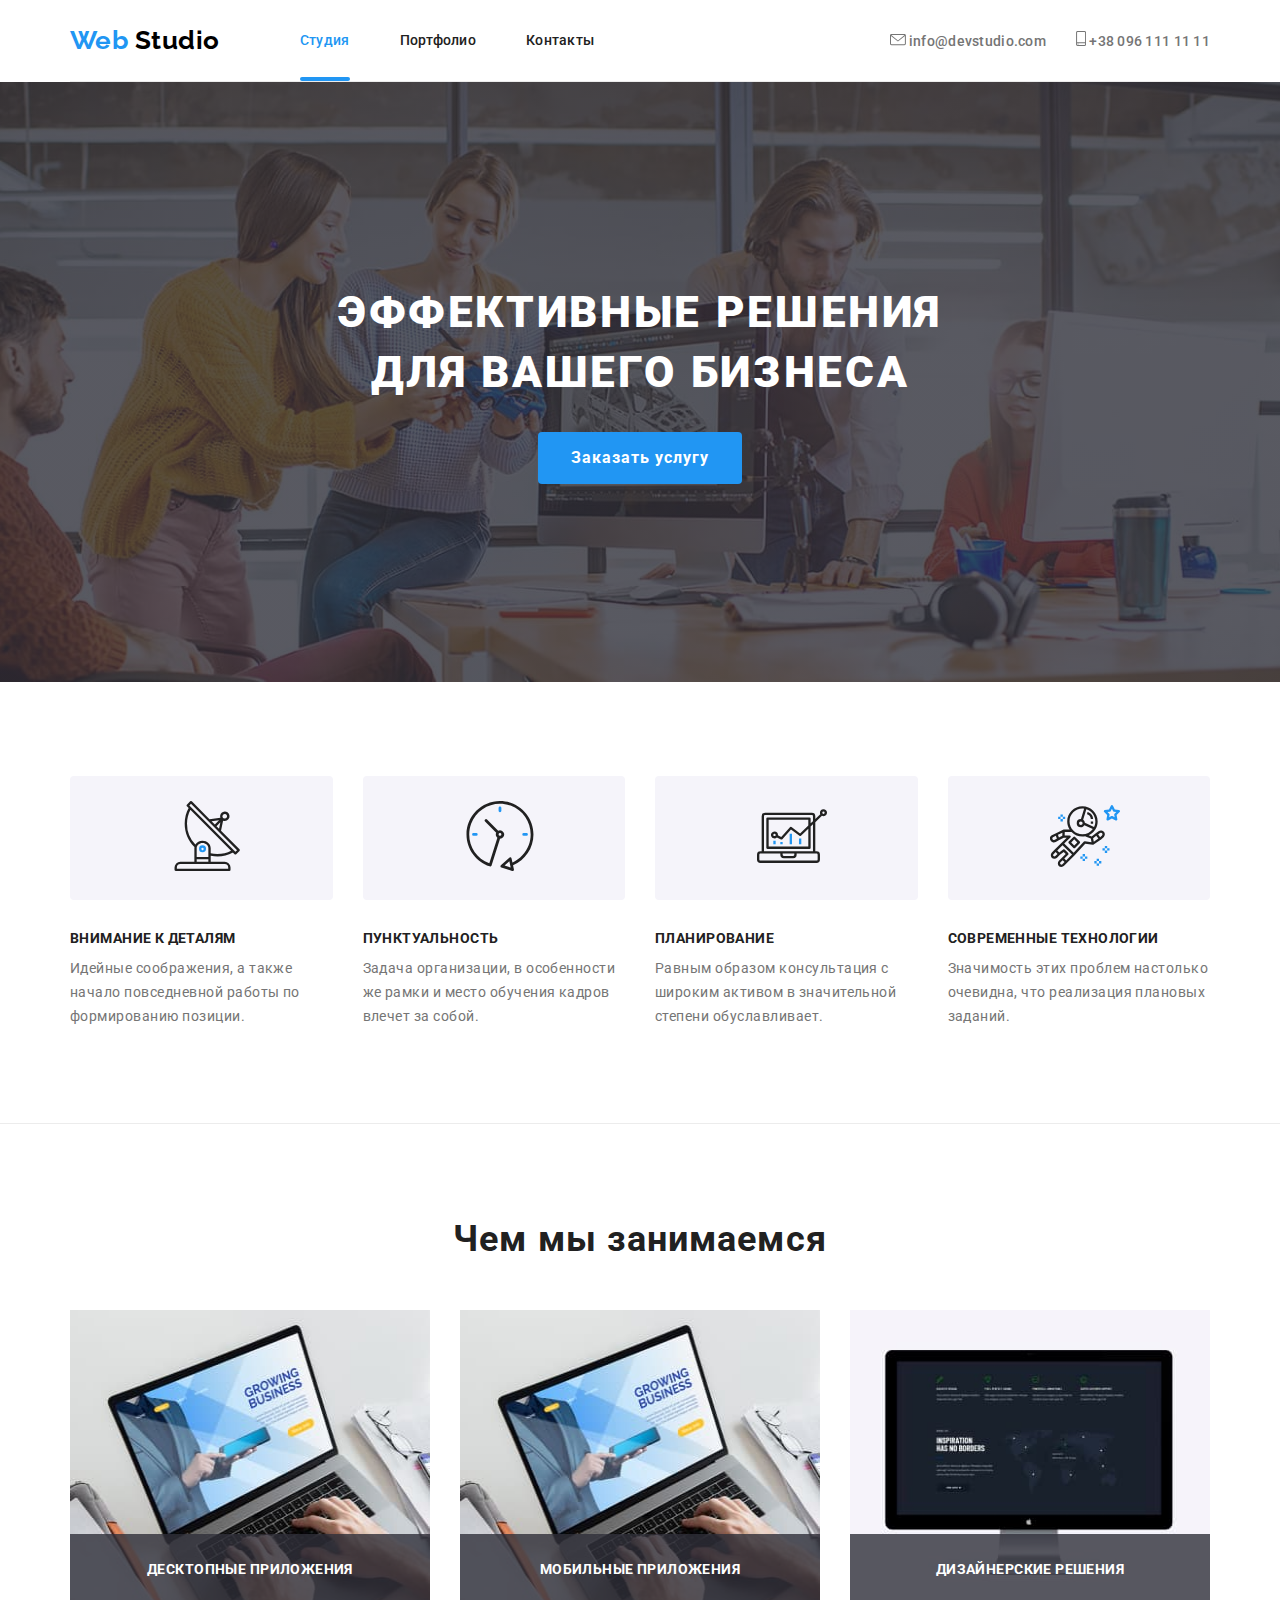
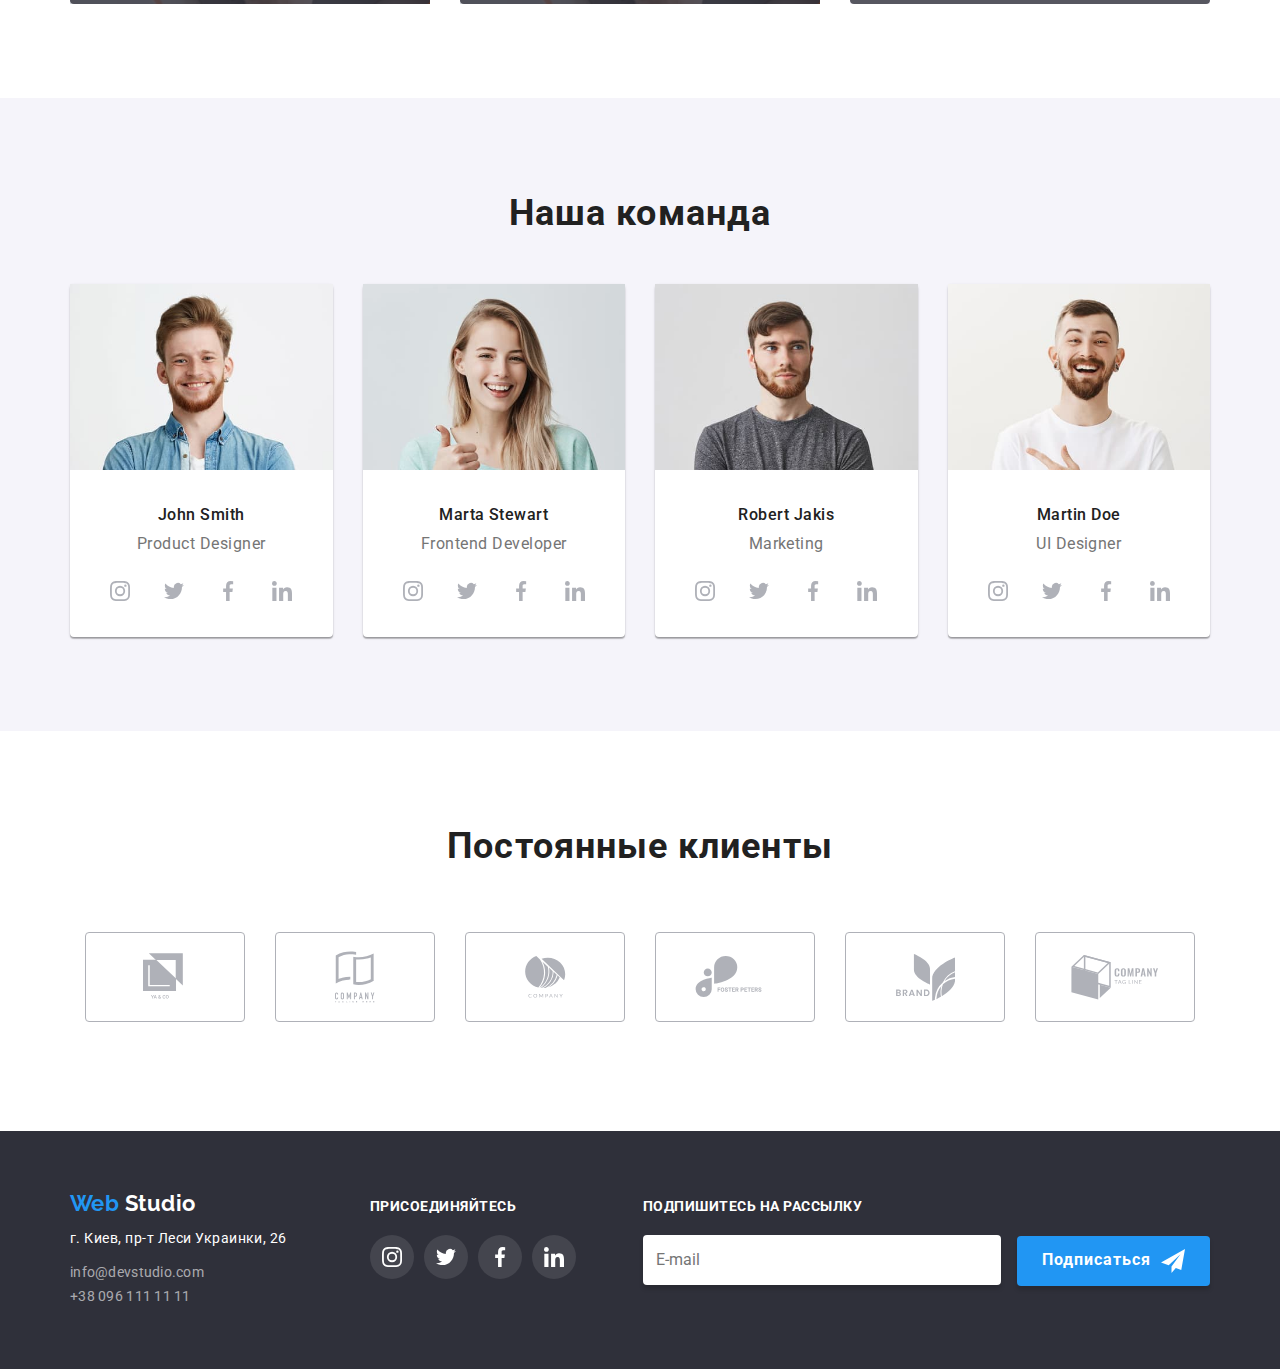
<file: index.html>
<!DOCTYPE html>
<html lang="ru">
  <head>
    <meta charset="UTF-8" />
    <meta name="viewport" content="width=device-width, initial-scale=1.0" />
    <title>Web Studio</title>
    <link href="https://fonts.googleapis.com/css2?family=Raleway:wght@700&family=Roboto:wght@400;500;700;900&display=swap"
      rel="stylesheet">
    <link rel="stylesheet" href="https://cdnjs.cloudflare.com/ajax/libs/modern-normalize/0.6.0/modern-normalize.min.css">
    <!-- <link rel="stylesheet" href="./css/styles.css"/> -->
    <link rel="stylesheet" href="./css/main.min.css">
  </head>
  <body>
<!-- ШАПКА -->

    <header class="page-header">
      <div class="container">
        <div class="main-header">

          <nav class="main-nav">
            <a href="./index.html" class="logo-header">Web<span class="color"> Studio</span></a>

            <!-- <ul class="site-nav">
              <li class="nav-item"><a href="" class="link current">Студия</a></li>
              <li class="nav-item"><a href="./portfolio.html" class="link">Портфолио</a></li>
              <li class="nav-item"><a href="" class="link">Контакты</a></li>
            </ul> -->

            <button type="button"
            class="menu-button"
            aria-expanded="false"
            aria-controls="menu-container"
            data-menu-button
            >
              <svg width='40' height='40' aria-label="Переключатель мобильного меню">
                <use class="icon-close" href="./img/sprite.svg#icon-close"></use>
                <use class="icon-menu" href="./img/sprite.svg#icon-menu"></use>
              </svg>
            </button>

            <div class="menu-container" id="menu-container" data-menu>
              <div class="navigation">
                <ul class="site-nav">
                  <li class="nav-item"><a href="" class="link current">Студия</a></li>
                  <li class="nav-item"><a href="./portfolio.html" class="link">Портфолио</a></li>
                  <li class="nav-item"><a href="" class="link">Контакты</a></li>
                </ul>
              </div>
              
              <div class="contacts">
                <address class="main-address">
                  <ul class="address-header">
                    <li class="address-item">
                      <a href="mailto:info@devstudio.com" class="header-link">
                        <svg class="icon-mailto" width="16" height="12">
                          <use href="./img/sprite.svg#icon-mailto"></use>
                        </svg>
                        info@devstudio.com
                      </a>
                    </li>
                
                    <li class="address-item">
                      <a href="tel:+380961111111" class="header-link">
                        <svg class="icon-phoneto" width="10" height="15">
                          <use href="./img/sprite.svg#icon-phoneto"></use>
                        </svg>
                        +38 096 111 11 11
                      </a>
                    </li>
                  </ul>
                </address>
              </div>
            </div>

          </nav>
    
      <!-- <address class="main-address">
        <ul class="address-header">
          <li class="address-item">
              <a href="mailto:info@devstudio.com" class="header-link">
                <svg class="icon-mailto" width="16" height="12">
                  <use href="./img/sprite.svg#icon-mailto"></use>
                </svg>
                info@devstudio.com
              </a>           
          </li>

          <li class="address-item">
            <a href="tel:+380961111111" class="header-link">
              <svg class="icon-phoneto" width="10" height="15">
                <use href="./img/sprite.svg#icon-phoneto"></use>
              </svg>
              +38 096 111 11 11
            </a>
          </li>
        </ul>
      </address> -->

        </div>
      </div>
    </header>

<!-- ОСНОВНОЙ КОНТЕНТ -->
    <main>

<!-- hero -->
<section class="hero">
    <div class="overlay">
      <div class="container">
          <h1 class="hero-title">эффективные решения для вашего бизнеса</h1>
          <a class="hero-content button" data-modal-open>Заказать услугу</a>
      </div>
    </div>
</section>
    
<!-- Наши преимущества -->

      <section class="section features">
      <div class="container">
        <h2 class="section-title visually-hidden">Наши преимущества</h2>
        <ul class="features-list">
          <li class="features-item icon-concentration">
            <div class="rect">
              <svg class="icon-rect">
                <use href="./img/sprite.svg#icon-radar"></use>
              </svg>
            </div>
            <!-- <img src="./img/rectangle/antena.svg" alt="Радар" class="features-img"/> -->
            <h3 class="features-title">Внимание к деталям</h3>
            <p class="features-text">
              Идейные соображения, а также начало повседневной работы по
              формированию позиции.
            </p>
          </li>
          <li class="features-item icon-timing">
            <div class="rect">
              <svg class="icon-rect">
                <use href="./img/sprite.svg#icon-clock"></use>
              </svg>
            </div>
            <!-- <img src="./img/rectangle/clock.svg" alt="Часы" class="features-img"/> -->
            <h3 class="features-title">Пунктуальность</h3>
            <p class="features-text">
              Задача организации, в особенности же рамки и место обучения кадров
              влечет за собой.
            </p>
          </li>
          <li class="features-item icon-planning">
            <div class="rect">
              <svg class="icon-rect">
                <use href="./img/sprite.svg#icon-diagram"></use>
              </svg>
            </div>
            <!-- <img src="./img/rectangle/diagram.svg" alt="Диаграмма" class="features-img"/> -->
            <h3 class="features-title">Планирование</h3>
            <p class="features-text">
              Равным образом консультация с широким активом в значительной
              степени обуславливает.
            </p>
          </li>
          <li class="features-item icon-technologies">
            <div class="rect">
              <svg class="icon-rect">
                <use href="./img/sprite.svg#icon-astronaut"></use>
              </svg>
            </div>
            <!-- <img src="./img/rectangle/astronaut.svg" alt="Астронавт" class="features-img"/> -->
            <h3 class="features-title">Современные технологии</h3>
            <p class="features-text">
              Значимость этих проблем настолько очевидна, что реализация
              плановых заданий.
            </p>
          </li>
        </ul>
      </div>
      </section>


<!-- Чем занимаемся -->
      
      <!-- <div class="container"> -->
        <section class="section works">
        <div class="container">
        <h2 class="section-title">Чем мы занимаемся</h2>
        <ul class="works-list">
          <li class="works-item">
            <div class="works-thumb">
              <img
                srcset="./img/what-we-do/1-370.jpg 1x, ./img/what-we-do/1-740.jpg 2x"
                src="./img/what-we-do/1-370.jpg"
                alt="Десктопы"
                width="360"
                class="works-img"
              />
              <h3 class="works-text">Десктопные приложения</h3>
            </div>
          </li>

          <li class="works-item">
            <div class="works-thumb">
              <img
                srcset="./img/what-we-do/1-370.jpg 1x, ./img/what-we-do/1-740.jpg 2x"
                src="./img/what-we-do/2-370.jpg"
                alt="Мобильные устройства"
                width="360"
                class="works-img"
              />
              <h3 class="works-text">Мобильные приложения</h3>
          </div>
          </li>

          <li class="works-item">
            <div class="works-thumb">
              <img
                srcset="./img/what-we-do/3-370.jpg 1x, ./img/what-we-do/3-740.jpg 2x"
                src="./img/what-we-do/3-370.jpg"
                alt="Дизайн"
                width="360"
                class="works-img"
              />
              <h3 class="works-text">Дизайнерские решения</h3>
            </div>
          </li>
        </ul>
      <!-- </div> -->
      </div>
      </section>
      

    <!-- Команда -->
      
      <section class="section team">
      <div class="container">
        <h2 class="section-title">Наша команда</h2>
        <ul class="team-list">
<!-- Джон -->
          <li class="team-item">
            <img 
              srcset="./img/team/1-450.jpg 1x, ./img/team/1-900.jpg 2x"
              src="./img/team/1-450.jpg" alt="фото Джон" width="450" class="team-photo"
            />

            <h3 class="team-title">John Smith</h3>
            <p class="team-text">Product Designer</p>
            <ul class="socials">
              <li class="socials-item">
                <a href="" aria-label="Ссылка на Instagram" class="socials-link">
                  <!-- <img src="./img/team-socials/Ellipse.svg" alt="инстаграм" class="socials-img"/> -->
                    <svg class="icon-socials">
                      <use href="./img/sprite.svg#icon-instagram"></use>
                    </svg>
                </a>
              </li>

              <li class="socials-item">
                <a href="" aria-label="Ссылка на Twitter" class="socials-link">
                  <!-- <img src="./img/team-socials/Ellipse.svg" alt="твиттер" class="socials-img"/> -->
                  <svg class="icon-socials">
                    <use href="./img/sprite.svg#icon-twitter"></use>
                  </svg>
                </a>
              </li>
              <li class="socials-item">
                <a href="" aria-label="Ссылка на Facebook" class="socials-link">
                  <!-- <img src="./img/team-socials/Ellipse.svg" alt="фейсбук" class="socials-img"/> -->
                  <svg class="icon-socials">
                    <use href="./img/sprite.svg#icon-facebook"></use>
                  </svg>
                </a>
              </li>
              <li class="socials-item">
                <a href="" aria-label="Ссылка на Linkedin" class="socials-link">
                  <!-- <img src="./img/team-socials/Ellipse.svg" alt="линкедин" class="socials-img"/> -->
                  <svg class="icon-socials">
                    <use href="./img/sprite.svg#icon-linkedin"></use>
                  </svg>
                </a>
              </li>
            </ul>
          </li>
<!-- Марта -->
          <li class="team-item">
            <img
              srcset="./img/team/2-450.jpg 1x, ./img/team/2-900.jpg 2x"
              src="./img/team/2-450.jpg" alt="фото Марта" width="450" class="team-photo"/>

            <h3 class="team-title">Marta Stewart</h3>
            <p class="team-text">Frontend Developer</p>
            <ul class="socials">
              <li class="socials-item">
                <a href="" aria-label="Ссылка на Instagram" class="socials-link">
                  <!-- <img src="./img/team-socials/Ellipse.svg" alt="инстаграм" class="socials-img"/> -->
                  <svg class="icon-socials">
                    <use href="./img/sprite.svg#icon-instagram"></use>
                  </svg>
                </a>
              </li>
            
              <li class="socials-item">
                <a href="" aria-label="Ссылка на Twitter" class="socials-link">
                  <!-- <img src="./img/team-socials/Ellipse.svg" alt="твиттер" class="socials-img"/> -->
                  <svg class="icon-socials">
                    <use href="./img/sprite.svg#icon-twitter"></use>
                  </svg>
                </a>
              </li>
              <li class="socials-item">
                <a href="" aria-label="Ссылка на Facebook" class="socials-link">
                  <!-- <img src="./img/team-socials/Ellipse.svg" alt="фейсбук" class="socials-img"/> -->
                  <svg class="icon-socials">
                    <use href="./img/sprite.svg#icon-facebook"></use>
                  </svg>
                </a>
              </li>
              <li class="socials-item">
                <a href="" aria-label="Ссылка на Linkedin" class="socials-link">
                  <!-- <img src="./img/team-socials/Ellipse.svg" alt="линкедин" class="socials-img"/> -->
                  <svg class="icon-socials">
                    <use href="./img/sprite.svg#icon-linkedin"></use>
                  </svg>
                </a>
              </li>
            </ul>
            </li>
<!-- Роберт -->
          <li class="team-item">
            <img
              srcset="./img/team/3-450.jpg 1x, ./img/team/3-900.jpg 2x"
              src="./img/team/3.jpg" alt="фото Роберт" width="450" class="team-photo"
            />

            <h3 class="team-title">Robert Jakis</h3>
            <p class="team-text">Marketing</p>
            <ul class="socials">
              <li class="socials-item">
                <a href="" aria-label="Ссылка на Instagram" class="socials-link">
                  <!-- <img src="./img/team-socials/Ellipse.svg" alt="инстаграм" class="socials-img"/> -->
                  <svg class="icon-socials">
                    <use href="./img/sprite.svg#icon-instagram"></use>
                  </svg>
                </a>
              </li>
            
              <li class="socials-item">
                <a href="" aria-label="Ссылка на Twitter" class="socials-link">
                  <!-- <img src="./img/team-socials/Ellipse.svg" alt="твиттер" class="socials-img"/> -->
                  <svg class="icon-socials">
                    <use href="./img/sprite.svg#icon-twitter"></use>
                  </svg>
                </a>
              </li>
              <li class="socials-item">
                <a href="" aria-label="Ссылка на Facebook" class="socials-link">
                  <!-- <img src="./img/team-socials/Ellipse.svg" alt="фейсбук" class="socials-img"/> -->
                  <svg class="icon-socials">
                    <use href="./img/sprite.svg#icon-facebook"></use>
                  </svg>
                </a>
              </li>
              <li class="socials-item">
                <a href="" aria-label="Ссылка на Linkedin" class="socials-link">
                  <!-- <img src="./img/team-socials/Ellipse.svg" alt="линкедин" class="socials-img"/> -->
                  <svg class="icon-socials">
                    <use href="./img/sprite.svg#icon-linkedin"></use>
                  </svg>
                </a>
              </li>
            </ul>
          </li>
<!-- Мартин -->
          <li class="team-item">
            <img
            srcset="./img/team/4-450.jpg 1x, ./img/team/4-900.jpg 2x"
            src="./img/team/4.jpg" alt="Мартин" width="450"class="team-photo"/>

            <h3 class="team-title">Martin Doe</h3>
            <p class="team-text">UI Designer</p>
            <ul class="socials">
              <li class="socials-item">
                <a href="" aria-label="Ссылка на Instagram" class="socials-link">
                  <!-- <img src="./img/team-socials/Ellipse.svg" alt="инстаграм" class="socials-img"/> -->
                  <svg class="icon-socials">
                    <use href="./img/sprite.svg#icon-instagram"></use>
                  </svg>
                </a>
              </li>
            
              <li class="socials-item">
                <a href="" aria-label="Ссылка на Twitter" class="socials-link">
                  <!-- <img src="./img/team-socials/Ellipse.svg" alt="твиттер" class="socials-img"/> -->
                  <svg class="icon-socials">
                    <use href="./img/sprite.svg#icon-twitter"></use>
                  </svg>
                </a>
              </li>
              <li class="socials-item">
                <a href="" aria-label="Ссылка на Facebook" class="socials-link">
                  <!-- <img src="./img/team-socials/Ellipse.svg" alt="фейсбук" class="socials-img"/> -->
                  <svg class="icon-socials">
                    <use href="./img/sprite.svg#icon-facebook"></use>
                  </svg>
                </a>
              </li>
              <li class="socials-item">
                <a href="" aria-label="Ссылка на Linkedin" class="socials-link">
                  <!-- <img src="./img/team-socials/Ellipse.svg" alt="линкедин" class="socials-img"/> -->
                  <svg class="icon-socials">
                    <use href="./img/sprite.svg#icon-linkedin"></use>
                  </svg>
                </a>
              </li>
            </ul>
          </li>
        </ul>
      </div>
      </section>
      

    <!-- Клиенты -->
      <section class="section clients">
      <div class="container">
        <h2 class="section-title">Постоянные клиенты</h2>
        <ul class="clients-list">
          <li class="clients-item">
            <a href="" aria-label="Клиент-1" class="clients-link">
              
              <svg class="icon-clients" width='44' height='49'>
                <use href="./img/sprite.svg#icon-company-1"></use>
              </svg>
            </a>
          </li>
          <li class="clients-item">
            <a href="" aria-label="Клиент-2" class="clients-link">
              
              <svg class="icon-clients" width='40' height='52' >
                <use href="./img/sprite.svg#icon-company-2"></use>
              </svg>
            </a>
          </li>
          <li class="clients-item">
            <a href="" aria-label="Клиент-3" class="clients-link">
              
              <svg class="icon-clients" width='41' height='42'>
                <use href="./img/sprite.svg#icon-company-3"></use>
              </svg>
            </a>
          </li>
          <li class="clients-item">
            <a href="" aria-label="Клиент-4" class="clients-link">
              
              <svg class="icon-clients" width='80' height='42'>
                <use href="./img/sprite.svg#icon-company-4"></use>
              </svg>
            </a>
          </li>
          <li class="clients-item">
            <a href="" aria-label="Клиент-5" class="clients-link">
              
              <svg class="icon-clients" width='59' height='47'>
                <use href="./img/sprite.svg#icon-company-5"></use>
              </svg>
            </a>
          </li>
          <li class="clients-item">
            <a href="" aria-label="Клиент-6" class="clients-link">
              
              <svg class="icon-clients" width='88' height='45'>
                <use href="./img/sprite.svg#icon-company-6"></use>
              </svg>
            </a>
          </li>
        </ul>
      </div>
      </section>
    
    </main>

<!-- ПОДВАЛ -->
  <footer class="page-footer">
    <div class="container">
      <div class="main-footer">
        
        <div class="bbb">
          <div class="aaa">
            <!-- Контакты -->
            <section class="footer-section">
      
              <h2 class="title visually-hidden">Контакты</h2>
              <a href="./index.html" class="logo-footer">Web<span class="color"> Studio</span></a>
      
              <address class="sec-address">
                <p class="text">г. Киев, пр-т Леси Украинки, 26</p>
                <ul class="address-footer">
                  <li>
                    <a href="mailto:info@devstudio.com" class="footer-link">info@devstudio.com</a>
                  </li>
                  <li>
                    <a href="tel:+380961111111" class="footer-link">+38 096 111 11 11</a>
                  </li>
                </ul>
              </address>
            </section>
      
            <!-- Социальные медиа -->
            <section class="socials media">
      
              <h2 class="socials-title">присоединяйтесь</h2>
              <ul class="media-list">
                <li class="media-item">
                  <a href="" aria-label="Ссылка на Facebook" class="media-link">
                    <!-- <img src="./img/team-socials/Ellipse.svg" alt=""> -->
                    <svg class="icon-media">
                      <use href="./img/sprite.svg#icon-instagram"></use>
                    </svg>
                  </a>
                </li>
                <li class="media-item">
                  <a href="" aria-label="Ссылка на Instagram" class="media-link">
                    <!-- <img src="./img/team-socials/Ellipse.svg" alt=""> -->
                    <svg class="icon-media">
                      <use href="./img/sprite.svg#icon-twitter"></use>
                    </svg>
                  </a>
                </li>
                <li class="media-item">
                  <a href="" aria-label="Ссылка на Twitter" class="media-link">
                    <!-- <img src="./img/team-socials/Ellipse.svg" alt=""> -->
                    <svg class="icon-media">
                      <use href="./img/sprite.svg#icon-facebook"></use>
                    </svg>
                  </a>
                </li>
                <li class="media-item">
                  <a href="" aria-label="Ссылка на Linkedin" class="media-link">
                    <!-- <img src="./img/team-socials/Ellipse.svg" alt=""> -->
                    <svg class="icon-media">
                      <use href="./img/sprite.svg#icon-linkedin"></use>
                    </svg>
                  </a>
                </li>
              </ul>
            </section>
          </div>

          <!-- Форма подписки -->
          <section class="form-subscribe">
            <h2 class="socials-title">подпишитесь на рассылку</h2>
            <div class="">
              <form class="js-speaker-form subscribe">
                <!-- <label for="mail">Почта</label> -->
                <input type="email" name="mail" id="mail" placeholder="E-mail" class="subscribe-item" />
                <button type="submit" class="subscribe-btn">
                  Подписаться
                  <svg class="subscribe-icon">
                    <use href="./img/sprite.svg#icon-send"></use>
                  </svg>
                </button>
              </form>
            </div>
          
          </section>
        </div>

      </div>

      
    </div>
  </footer>

    <!-- Мадальное окно формы -->
    <div class="backdrop is-hidden" data-modal>
      <form class="modal">
        <b class="modal-title">Оставьте свои данные, мы вам перезвоним</b>
    
        <label class="modal-field">
          <input type="text" class="modal-input" name="name" placeholder=" ">
          <span class="modal-label">Имя</span>
          <svg class="icon-modal" width='18' height='18'>
            <use href="./img/sprite.svg#icon-form-name"></use>
          </svg>
        </label>
    
        <label class="modal-field">
          <input type="tel" class="modal-input" name="telephone" placeholder=" ">
          <span class="modal-label">Телефон</span>
          <svg class="icon-modal" width='18' height='18'>
            <use href="./img/sprite.svg#icon-form-tel"></use>
          </svg>
        </label>
    
        <label class="modal-field">
          <input type="email" class="modal-input" name="mail" placeholder=" ">
          <span class="modal-label">Почта</span>
          <svg class="icon-modal" width='18' height='18'>
            <use href="./img/sprite.svg#icon-form-mail"></use>
          </svg>
        </label>
    
        <label class="modal-field">
          <textarea name="comment" rows="5" class="modal-comment" placeholder=" "></textarea>
          <span class="comment-label">Комментарий</span>
        </label>
    
        <label class="modal-field checkbox-label">
          <input type="checkbox" name="policy" class="modal-policy">
          <span class="icon-checkbox"></span>
          <span class="policy-text">
            Соглашаюсь с рассылкой и принимаю
            <a href="" class="policy-link">Условия договора</a>
          </span>
        </label>
    
        <button type="submit" class="modal-submit">
          Подписаться
        </button>
    
        <button class="btn-close" data-modal-close>x</button>
      </form>
    
    </div>

<script src="./js/menu.js"></script>
<script src="./js/modal.js"></script>
  </body>
</html>
</file>
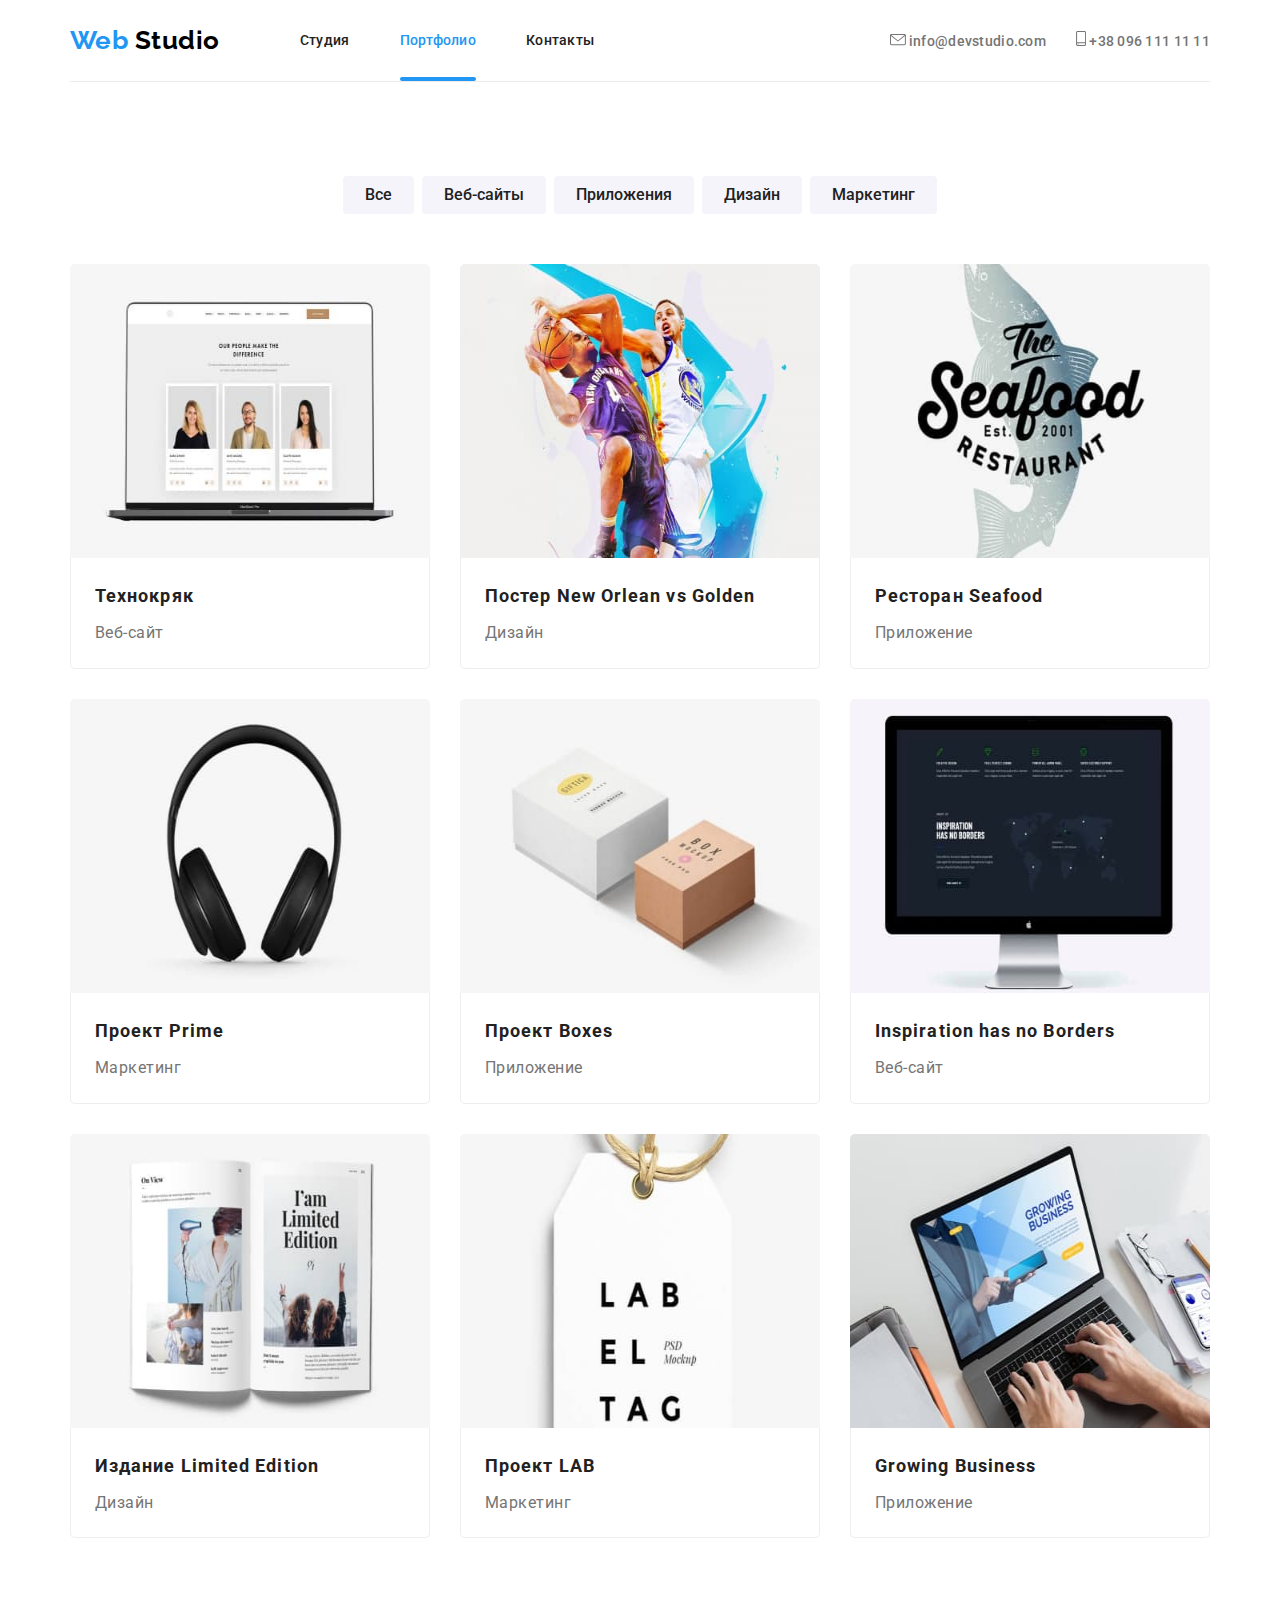
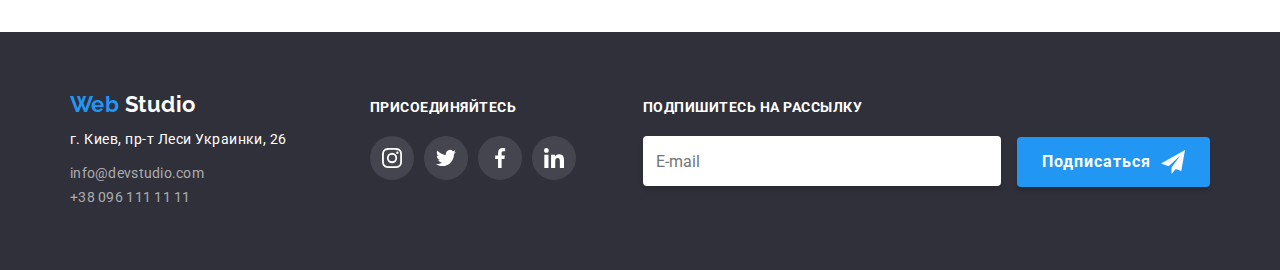
<file: portfolio.html>
<!DOCTYPE html>
<html lang="ru">
<head>
    <meta charset="UTF-8">
    <meta name="viewport" content="width=device-width, initial-scale=1.0">
    <title>Portfolio</title>
    <link href="https://fonts.googleapis.com/css2?family=Raleway:wght@700&family=Roboto:wght@400;500;700;900&display=swap"
        rel="stylesheet">
    <link rel="stylesheet" href="https://cdnjs.cloudflare.com/ajax/libs/modern-normalize/0.6.0/modern-normalize.min.css">
    <!-- <link rel="stylesheet" href="./css/styles.css"> -->
    <link rel="stylesheet" href="./css/portfolio.min.css">
</head>
<body>
    
    <!-- Шапка -->
    <header class="page-header">
        <div class="container">
            <div class="main-header">
    
                <nav class="main-nav">
                    <a href="./index.html" class="logo-header">Web<span class="color"> Studio</span></a>
    
                    <!-- <ul class="site-nav">
                        <li class="nav-item"><a href="./index.html" class="link">Студия</a></li>
                        <li class="nav-item"><a href="./portfolio.html" class="link current">Портфолио</a></li>
                        <li class="nav-item"><a href="" class="link">Контакты</a></li>
                    </ul> -->

                    <button type="button" class="menu-button" aria-expanded="false" aria-controls="menu-container" data-menu-button>
                        <svg width='40' height='40' aria-label="Переключатель мобильного меню">
                            <use class="icon-close" href="./img/sprite.svg#icon-close"></use>
                            <use class="icon-menu" href="./img/sprite.svg#icon-menu"></use>
                        </svg>
                    </button>
                    
                    <div class="menu-container" id="menu-container" data-menu>
                        <div class="navigation">
                            <ul class="site-nav">
                                <li class="nav-item"><a href="./index.html" class="link">Студия</a></li>
                                <li class="nav-item"><a href="./portfolio.html" class="link current">Портфолио</a></li>
                                <li class="nav-item"><a href="" class="link">Контакты</a></li>
                            </ul>
                        </div>

                        <div class="contacts">
                            <address class="main-address">
                                <ul class="address-header">
                                    <li class="address-item">
                                        <a href="mailto:info@devstudio.com" class="header-link">
                                            <svg class="icon-mailto" width="16" height="12">
                                                <use href="./img/sprite.svg#icon-mailto"></use>
                                            </svg>
                                            info@devstudio.com
                                        </a>
                                    </li>
                        
                                    <li class="address-item">
                                        <a href="tel:+380961111111" class="header-link">
                                            <svg class="icon-phoneto" width="10" height="15">
                                                <use href="./img/sprite.svg#icon-phoneto"></use>
                                            </svg>
                                            +38 096 111 11 11
                                        </a>
                                    </li>
                                </ul>
                            </address>
                        </div>
                    </div>
    
                </nav>
    
                <!-- <address class="main-address">
                    <ul class="address-header">
                        <li class="address-item">
                            <a href="mailto:info@devstudio.com" class="header-link">
                                <svg class="icon-mailto" width="16" height="12">
                                    <use href="./img/sprite.svg#icon-mailto"></use>
                                </svg>
                                info@devstudio.com
                            </a>
                        </li>
                
                        <li class="address-item">
                            <a href="tel:+380961111111" class="header-link">
                                <svg class="icon-phoneto" width="10" height="15">
                                    <use href="./img/sprite.svg#icon-phoneto"></use>
                                </svg>
                                +38 096 111 11 11
                            </a>
                        </li>
                    </ul>
                </address> -->
    
            </div>
        </div>
    </header>

<!-- Основное наполнение -->
<main>
    <section class="section products">
    <div class="container">
        <h1 class="portfolio-title visually-hidden">Наши продукты</h1>
                
                <ul class="portfolio-btns">
                    <li class="btns-item">
                        <button type="button" class="section-btn">Все</button>
                    </li>
                    <li class="btns-item">
                        <button type="button" class="section-btn">Веб-сайты</button>
                    </li>
                    <li class="btns-item">
                        <button type="button" class="section-btn">Приложения</button>
                    </li>
                    <li class="btns-item">
                        <button type="button" class="section-btn">Дизайн</button>
                    </li>
                    <li class="btns-item"> 
                        <button type="button" class="section-btn">Маркетинг</button>
                    </li>
                </ul>

        <ul class="products-list">
            
            <li class="products-item">
                <a href="" class="products-card">
                    <div class="products-thumb">
                        <img
                            srcset="./img/portfolio/1-450.jpg 1x, ./img/portfolio/1-900.jpg 2x"
                            src="./img/portfolio/1-450.jpg" alt="Веб-сайт" class="products-img" width='450'
                            >

                        <p class="products-text">Технокряк это современная площадка распространения коронавируса. Компании используют эту
                        платформу для цифрового
                        шпионажа и атак на защищённые сервера конкурентов.</p>
                    </div>
                    
                    <div class="card-content">
                        <h2 class="card-title">Технокряк</h2>
                        <p class="card-item">Веб-сайт</p>
                    </div>
                </a>
            </li>
            
            <li class="products-item">
                <a href="" class="products-card">
                    <div class="products-thumb">
                        <img
                            srcset="./img/portfolio/2-450.jpg 1x, ./img/portfolio/2-900.jpg 2x"
                            src="./img/portfolio/2-450.jpg" alt="Дизайн" class="products-img" width='450'
                            >
                        <p class="products-text">Технокряк это современная площадка распространения коронавируса. Компании используют эту платформу для цифрового
                        шпионажа и атак на защищённые сервера конкурентов.</p>
                    </div>

                    <div class="card-content">
                        <h2 class="card-title">Постер New Orlean vs Golden</h2>
                        <p class="card-item">Дизайн</p>
                    </div>
                </a>    
            </li>

            <li class="products-item">
                <a href="" class="products-card">
                    <div class="products-thumb">
                        <img
                            srcset="./img/portfolio/3-450.jpg 1x, ./img/portfolio/3-900.jpg 2x"
                            src="./img/portfolio/3-450.jpg" alt="Приложение" class="products-img" width='450'>

                        <p class="products-text">Технокряк это современная площадка распространения коронавируса. Компании используют эту
                        платформу для цифрового
                        шпионажа и атак на защищённые сервера конкурентов.</p>
                    </div>

                    <div class="card-content">
                        <h2 class="card-title">Ресторан Seafood</h2>
                        <p class="card-item">Приложение</p>
                    </div>
                
                </a>
            </li>

            <li class="products-item">
                <a href="" class="products-card">
                    <div class="products-thumb">
                        <img
                            srcset="./img/portfolio/4-450.jpg 1x, ./img/portfolio/4-900.jpg 2x"
                            src="./img/portfolio/4-450.jpg" alt="Маркетинг" class="products-img" width='450'>

                        <p class="products-text">Технокряк это современная площадка распространения коронавируса. Компании используют эту
                            платформу для цифрового
                            шпионажа и атак на защищённые сервера конкурентов.</p>
                    </div>
                    
                    <div class="card-content">
                        <h2 class="card-title">Проект Prime</h2>
                        <p class="card-item">Маркетинг</p>
                    </div>
                </a>
            </li>

            <li class="products-item">
                <a href="" class="products-card">
                    <div class="products-thumb">
                        <img
                            srcset="./img/portfolio/5-450.jpg 1x, ./img/portfolio/5-900.jpg 2x"
                            src="./img/portfolio/5-450.jpg" alt="Приложение" class="products-img" width='450'>

                        <p class="products-text">Технокряк это современная площадка распространения коронавируса. Компании
                            используют эту
                            платформу для цифрового
                            шпионажа и атак на защищённые сервера конкурентов.</p>
                    </div>

                    <div class="card-content">
                        <h2 class="card-title">Проект Boxes</h2>
                        <p class="card-item">Приложение</p>
                    </div>
                </a>
            </li>

            <li class="products-item">
                <a href="" class="products-card">
                    <div class="products-thumb">
                        <img
                            srcset="./img/portfolio/6-450.jpg 1x, ./img/portfolio/6-900.jpg 2x"
                            src="./img/portfolio/6-450.jpg" alt="Веб-сайт" class="products-img" width='450'>

                        <p class="products-text">Технокряк это современная площадка распространения коронавируса. Компании
                            используют эту
                            платформу для цифрового
                            шпионажа и атак на защищённые сервера конкурентов.</p>
                    </div>
                    
                    <div class="card-content">
                        <h2 class="card-title">Inspiration has no Borders</h2>
                        <p class="card-item">Веб-сайт</p>
                    </div>
                </a>
            </li>

            <li class="products-item">
                <a href="" class="products-card">
                    <div class="products-thumb">
                        <img
                            srcset="./img/portfolio/7-450.jpg 1x, ./img/portfolio/7-900.jpg 2x"
                            src="./img/portfolio/7-450.jpg" alt="" class="products-img" width='450'>

                        <p class="products-text">Технокряк это современная площадка распространения коронавируса. Компании
                            используют эту
                            платформу для цифрового
                            шпионажа и атак на защищённые сервера конкурентов.</p>
                    </div>
                    
                    <div class="card-content">
                        <h2 class="card-title">Издание Limited Edition</h2>
                        <p class="card-item">Дизайн</p>
                    </div>
                </a>    
            </li>

            <li class="products-item">
                <a href="" class="products-card">
                    <div class="products-thumb">
                        <img
                            srcset="./img/portfolio/8-450.jpg 1x, ./img/portfolio/8-900.jpg 2x"
                            src="./img/portfolio/8-450.jpg" alt="" class="products-img" width='450'>

                        <p class="products-text">Технокряк это современная площадка распространения коронавируса. Компании
                            используют эту
                            платформу для цифрового
                            шпионажа и атак на защищённые сервера конкурентов.</p>
                    </div>
                    
                    <div class="card-content">
                        <h2 class="card-title">Проект LAB</h2>
                        <p class="card-item">Маркетинг</p>
                    </div>
                </a>    
            </li>

            <li class="products-item">
                <a href="" class="products-card">
                    <div class="products-thumb">
                        <img
                            srcset="./img/portfolio/9-450.jpg 1x, ./img/portfolio/9-900.jpg 2x"
                            src="./img/portfolio/9-450.jpg" alt="" class="products-img" width='450'>

                        <p class="products-text">Технокряк это современная площадка распространения коронавируса. Компании
                            используют эту
                            платформу для цифрового
                            шпионажа и атак на защищённые сервера конкурентов.</p>
                    </div>
                    
                    <div class="card-content">
                        <h2 class="card-title">Growing Business</h2>
                        <p class="card-item">Приложение</p>
                    </div>
                </a>
            </li>  
        </ul>
    </div>
    </section>
</main>

<!-- Подвал -->
<footer class="page-footer">
    <div class="container">
        <div class="main-footer">

            <div class="bbb">
                <div class="aaa">
                    <!-- Контакты -->
                    <section class="footer-section">

                        <h2 class="title visually-hidden">Контакты</h2>
                        <a href="./index.html" class="logo-footer">Web<span class="color"> Studio</span></a>

                        <address class="sec-address">
                            <p class="text">г. Киев, пр-т Леси Украинки, 26</p>
                            <ul class="address-footer">
                                <li>
                                    <a href="mailto:info@devstudio.com" class="footer-link">info@devstudio.com</a>
                                </li>
                                <li>
                                    <a href="tel:+380961111111" class="footer-link">+38 096 111 11 11</a>
                                </li>
                            </ul>
                        </address>
                    </section>

                    <!-- Социальные медиа -->
                    <section class="socials media">

                        <h2 class="socials-title">присоединяйтесь</h2>
                        <ul class="media-list">
                            <li class="media-item">
                                <a href="" aria-label="Ссылка на Facebook" class="media-link">
                                    <!-- <img src="./img/team-socials/Ellipse.svg" alt=""> -->
                                    <svg class="icon-media">
                                        <use href="./img/sprite.svg#icon-instagram"></use>
                                    </svg>
                                </a>
                            </li>
                            <li class="media-item">
                                <a href="" aria-label="Ссылка на Instagram" class="media-link">
                                    <!-- <img src="./img/team-socials/Ellipse.svg" alt=""> -->
                                    <svg class="icon-media">
                                        <use href="./img/sprite.svg#icon-twitter"></use>
                                    </svg>
                                </a>
                            </li>
                            <li class="media-item">
                                <a href="" aria-label="Ссылка на Twitter" class="media-link">
                                    <!-- <img src="./img/team-socials/Ellipse.svg" alt=""> -->
                                    <svg class="icon-media">
                                        <use href="./img/sprite.svg#icon-facebook"></use>
                                    </svg>
                                </a>
                            </li>
                            <li class="media-item">
                                <a href="" aria-label="Ссылка на Linkedin" class="media-link">
                                    <!-- <img src="./img/team-socials/Ellipse.svg" alt=""> -->
                                    <svg class="icon-media">
                                        <use href="./img/sprite.svg#icon-linkedin"></use>
                                    </svg>
                                </a>
                            </li>
                        </ul>
                    </section>
                </div>

                <!-- Форма подписки -->
                <section class="form-subscribe">
                    <h2 class="socials-title">подпишитесь на рассылку</h2>
                    <div class="">
                        <form class="js-speaker-form subscribe">
                            <!-- <label for="mail">Почта</label> -->
                            <input type="email" name="mail" id="mail" placeholder="E-mail" class="subscribe-item" />
                            <button type="submit" class="subscribe-btn">
                                Подписаться
                                <svg class="subscribe-icon">
                                    <use href="./img/sprite.svg#icon-send"></use>
                                </svg>
                            </button>
                        </form>
                    </div>

                </section>
            </div>

        </div>


    </div>
</footer>

<script src="./js/menu.js"></script>
<script src="./js/modal.js"></script>
  </body>
</html>
</file>
<file: css/main.min.css>
body{background-color:#fff;color:#212121;font-family:Roboto, sans-serif;line-height:1.2;letter-spacing:0.03em}body.modal-open{overflow:hidden}.img{display:block;max-width:100%;height:auto}.visually-hidden{position:absolute;width:1px;height:1px;margin:-1px;border:0;padding:0;clip:rect(0 0 0 0);overflow:hidden}.site-nav,.address-header,.features-list,.works .works-list,.team-list,.team-list .socials,.clients-list,.footer-section .sec-address .address-footer,.media .media-list{padding:0;margin:0;list-style:none}.container{padding-left:15px;padding-right:15px;margin-left:auto;margin-right:auto}@media screen and (min-width: 480px){.container{width:480px}}@media screen and (min-width: 768px){.container{width:768px}}@media screen and (min-width: 1170px){.container{width:1170px}}.section{padding-top:60px;padding-bottom:60px}@media screen and (min-width: 1170px){.section{padding-top:94px;padding-bottom:94px}}.section-title{margin-top:0;margin-bottom:30px;font-weight:700;font-size:36px;line-height:1.17;text-align:center;letter-spacing:0.03em}@media screen and (min-width: 1170px){.section-title{margin-bottom:50px}}.logo-header{color:#2196f3;font-family:Raleway, sans-serif;font-weight:700;font-size:26px;text-decoration:none}.logo-header .color{color:#000000}.page-header{position:relative}.main-header{-webkit-box-align:center;-ms-flex-align:center;align-items:center;-webkit-box-pack:justify;-ms-flex-pack:justify;justify-content:space-between;border-bottom:1px solid #ececec}.main-nav{display:-webkit-box;display:-ms-flexbox;display:flex;-webkit-box-align:center;-ms-flex-align:center;align-items:center;-webkit-box-pack:justify;-ms-flex-pack:justify;justify-content:space-between;min-height:80px}.main-address{margin-left:auto}.site-nav{display:-webkit-box;display:-ms-flexbox;display:flex}@media screen and (max-width: 767px){.site-nav{-webkit-box-orient:vertical;-webkit-box-direction:normal;-ms-flex-direction:column;flex-direction:column}}@media screen and (min-width: 768px){.site-nav{margin-left:80px}.site-nav .nav-item+.nav-item{margin-left:50px}}.site-nav .link{display:block;color:inherit;font-weight:500;font-size:14px;letter-spacing:0.02em;text-decoration:none;-webkit-transition:color 250ms cubic-bezier(0.4, 0, 0.2, 1);transition:color 250ms cubic-bezier(0.4, 0, 0.2, 1)}@media screen and (max-width: 767px){.site-nav .link{display:-webkit-inline-box;display:-ms-inline-flexbox;display:inline-flex;padding-top:40px;padding-bottom:8px}}@media screen and (min-width: 768px){.site-nav .link{padding-top:32px;padding-bottom:32px}}.site-nav .link:hover,.site-nav .link:focus,.site-nav .link.current{color:#2196f3}.current{position:relative}.current::after{content:'';display:block;width:100%;height:4px;position:absolute;left:0;bottom:0;background-color:#2196f3;border-radius:2px}@media screen and (max-width: 767px){.address-item+.address-item{margin-top:16px}}@media screen and (min-width: 768px) and (max-width: 1169px){.address-item+.address-item{margin-top:10px}}.header-link{color:#757575;font-style:normal;font-weight:500;font-size:14px;letter-spacing:0.02em;text-decoration:none;-webkit-transition:color 250ms cubic-bezier(0.4, 0, 0.2, 1);transition:color 250ms cubic-bezier(0.4, 0, 0.2, 1)}.header-link:hover,.header-link:focus{color:#2196f3}.icon-mailto{fill:#757575;-webkit-transition:fill 250ms cubic-bezier(0.4, 0, 0.2, 1);transition:fill 250ms cubic-bezier(0.4, 0, 0.2, 1)}.header-link:hover .icon-mailto,.header-link:focus .icon-mailto{fill:#2196f3}.icon-phoneto{fill:#757575;-webkit-transition:fill 250ms cubic-bezier(0.4, 0, 0.2, 1);transition:fill 250ms cubic-bezier(0.4, 0, 0.2, 1)}.header-link:hover .icon-phoneto,.header-link:focus .icon-phoneto{fill:#2196f3}.address-header{display:-webkit-box;display:-ms-flexbox;display:flex}@media screen and (max-width: 767px){.address-header{-webkit-box-orient:vertical;-webkit-box-direction:normal;-ms-flex-direction:column;flex-direction:column;padding-top:60px}}@media screen and (max-width: 1169px){.address-header{-webkit-box-orient:vertical;-webkit-box-direction:normal;-ms-flex-direction:column;flex-direction:column}}@media screen and (min-width: 1170px){.address-header .address-item+.address-item{margin-left:30px}}.menu-button{display:-webkit-inline-box;display:-ms-inline-flexbox;display:inline-flex;margin:0;padding:0;border:none;background-color:transparent}@media screen and (min-width: 768px){.menu-button{display:none}}.menu-button .icon-close{display:none}.menu-button.is-open .icon-close{display:block}.menu-button.is-open .icon-menu{display:none}.menu-button:hover,.menu-button :focus{fill:#2196f3}.menu-container{z-index:10;background-color:#fff;text-align:center}.menu-container.is-open{display:block}@media screen and (max-width: 767px){.menu-container{display:none;position:absolute;top:100%;left:0;width:100%;height:400px;padding-top:20px;padding-bottom:60px}}@media screen and (min-width: 768px){.menu-container{display:-webkit-box;display:-ms-flexbox;display:flex;-webkit-box-flex:1;-ms-flex-positive:1;flex-grow:1;-webkit-box-pack:justify;-ms-flex-pack:justify;justify-content:space-between;-webkit-box-align:center;-ms-flex-align:center;align-items:center;text-align:left}}.hero{padding-top:118px;padding-bottom:118px;margin-left:auto;margin-right:auto;height:400px;text-align:center;background-color:#2f303a;background-image:-webkit-gradient(linear, left top, right top, from(rgba(47,48,58,0.8)), to(rgba(47,48,58,0.8))),url("../img/hero/hero-mobile-480.jpg");background-image:linear-gradient(to right, rgba(47,48,58,0.8), rgba(47,48,58,0.8)),url("../img/hero/hero-mobile-480.jpg");background-repeat:no-repeat;background-position:center;background-size:cover}@media (-webkit-min-device-pixel-ratio: 2), (min-resolution: 2dppx){.hero{background-image:-webkit-gradient(linear, left top, right top, from(rgba(47,48,58,0.8)), to(rgba(47,48,58,0.8))),url("../img/hero/hero-mobile-960.jpg");background-image:linear-gradient(to right, rgba(47,48,58,0.8), rgba(47,48,58,0.8)),url("../img/hero/hero-mobile-960.jpg")}}@media screen and (min-width: 768px){.hero{padding-bottom:204px;background-image:-webkit-gradient(linear, left top, right top, from(rgba(47,48,58,0.8)), to(rgba(47,48,58,0.8))),url("../img/hero/hero-tablet-768.jpg");background-image:linear-gradient(to right, rgba(47,48,58,0.8), rgba(47,48,58,0.8)),url("../img/hero/hero-tablet-768.jpg")}}@media screen and (min-width: 768px) and (-webkit-min-device-pixel-ratio: 2), screen and (min-width: 768px) and (min-resolution: 2dppx){.hero{background-image:-webkit-gradient(linear, left top, right top, from(rgba(47,48,58,0.8)), to(rgba(47,48,58,0.8))),url("../img/hero/hero-tablet-1536.jpg");background-image:linear-gradient(to right, rgba(47,48,58,0.8), rgba(47,48,58,0.8)),url("../img/hero/hero-tablet-1536.jpg")}}@media screen and (min-width: 1170px){.hero{padding-top:200px;padding-bottom:280px;height:600px;max-width:1600px;background-image:-webkit-gradient(linear, left top, right top, from(rgba(47,48,58,0.8)), to(rgba(47,48,58,0.8))),url("../img/hero/hero-desktop-1600.jpg");background-image:linear-gradient(to right, rgba(47,48,58,0.8), rgba(47,48,58,0.8)),url("../img/hero/hero-desktop-1600.jpg")}}@media screen and (min-width: 1170px) and (-webkit-min-device-pixel-ratio: 2), screen and (min-width: 1170px) and (min-resolution: 2dppx){.hero{background-image:-webkit-gradient(linear, left top, right top, from(rgba(47,48,58,0.8)), to(rgba(47,48,58,0.8))),url("../img/hero/hero-desktop-3200.jpg");background-image:linear-gradient(to right, rgba(47,48,58,0.8), rgba(47,48,58,0.8)),url("../img/hero/hero-desktop-3200.jpg")}}.hero .hero-title{margin-top:0;margin-bottom:30px;margin-right:auto;margin-left:auto;color:#fff;font-weight:900;font-size:26px;line-height:1.62;letter-spacing:0.06em;text-transform:uppercase}@media screen and (min-width: 768px){.hero .hero-title{width:360px;font-size:26px;line-height:1.62}}@media screen and (min-width: 1170px){.hero .hero-title{width:696px;font-size:44px;line-height:60px}}.hero .button{display:inline-block;border:1px solid transparent;border-radius:4px;padding:10px 32px;min-width:200px;color:#fff;background-color:#2196f3;font-weight:700;font-size:16px;line-height:1.87;letter-spacing:0.06em;text-decoration:none;text-align:center;cursor:pointer}.hero-content:focus{color:#fff}.modal{padding:40px;width:100%;background-color:#fff;border-radius:4px;-webkit-box-shadow:0px 2px 1px rgba(0,0,0,0.2),0px 1px 1px rgba(0,0,0,0.14),0px 1px 3px rgba(0,0,0,0.12);box-shadow:0px 2px 1px rgba(0,0,0,0.2),0px 1px 1px rgba(0,0,0,0.14),0px 1px 3px rgba(0,0,0,0.12)}@media screen and (min-width: 768px){.modal{position:absolute;top:50%;left:50%;width:450px;-webkit-transform:translate(-50%, -50%) scale(1);transform:translate(-50%, -50%) scale(1)}}@media screen and (min-width: 1170px){.modal{width:528px}}.backdrop{position:fixed;top:0;left:0;z-index:11;overflow-y:scroll;width:100%;height:100%;background-color:rgba(0,0,0,0.2);opacity:1;-webkit-transition:opacity 250ms cubic-bezier(0.4, 0, 0.2, 1);transition:opacity 250ms cubic-bezier(0.4, 0, 0.2, 1)}@media screen and (max-width: 767px){.backdrop{padding:94px 15px}}.backdrop.is-hidden{opacity:0;pointer-events:none}.backdrop.is-hidden .modal{-webkit-transform:translate(-50%, -50%) scale(0.8);transform:translate(-50%, -50%) scale(0.8)}.btn-close{display:block;width:30px;height:30px;position:absolute;top:8px;right:8px;color:#212121;background-color:#fff;border:transparent;border-radius:50%;-webkit-box-shadow:0px 2px 1px rgba(0,0,0,0.2),0px 1px 1px rgba(0,0,0,0.14),0px 1px 3px rgba(0,0,0,0.12);box-shadow:0px 2px 1px rgba(0,0,0,0.2),0px 1px 1px rgba(0,0,0,0.14),0px 1px 3px rgba(0,0,0,0.12);cursor:pointer}@media screen and (max-width: 767px){.btn-close{top:100px;right:20px}}.modal-title{display:inline-block;margin-bottom:30px;font-family:Roboto;font-size:20px;line-height:1.15;text-align:center;letter-spacing:0.03em;color:#212121}.modal-field{display:block;margin-bottom:28px;position:relative}.modal-input{margin:0;padding:12px 42px;width:100%;height:40px;border:1px solid rgba(33,33,33,0.2);border-radius:4px}@media screen and (min-width: 768px){.modal-input{width:370px}}@media screen and (min-width: 1170px){.modal-input{width:448px}}.modal-input:focus,.modal-input:focus ~ .icon-modal{border-color:#2196f3;fill:#2196f3}.modal-label{position:absolute;top:50%;left:42px;-webkit-transform:translateY(-50%);transform:translateY(-50%);-webkit-transition:-webkit-transform 250ms cubic-bezier(0.4, 0, 0.2, 1);transition:-webkit-transform 250ms cubic-bezier(0.4, 0, 0.2, 1);transition:transform 250ms cubic-bezier(0.4, 0, 0.2, 1);transition:transform 250ms cubic-bezier(0.4, 0, 0.2, 1), -webkit-transform 250ms cubic-bezier(0.4, 0, 0.2, 1);color:#757575}.modal-input:focus+.modal-label,.modal-input:not(:placeholder-shown)+.modal-label{color:#2196f3;-webkit-transform:translateY(-40px) translateX(-26px);transform:translateY(-40px) translateX(-26px)}.icon-modal{position:absolute;top:50%;left:16px;-webkit-transform:translateY(-50%);transform:translateY(-50%);-webkit-transition:fill 250ms cubic-bezier(0.4, 0, 0.2, 1);transition:fill 250ms cubic-bezier(0.4, 0, 0.2, 1)}.modal-comment{width:100%;padding:12px 16px;resize:none;border:1px solid rgba(33,33,33,0.2);border-radius:4px}.modal-comment:focus{border-color:#2196f3}.comment-label{position:absolute;top:12px;left:16px;-webkit-transition:-webkit-transform 250ms cubic-bezier(0.4, 0, 0.2, 1);transition:-webkit-transform 250ms cubic-bezier(0.4, 0, 0.2, 1);transition:transform 250ms cubic-bezier(0.4, 0, 0.2, 1);transition:transform 250ms cubic-bezier(0.4, 0, 0.2, 1), -webkit-transform 250ms cubic-bezier(0.4, 0, 0.2, 1);color:#757575}.modal-comment:focus+.comment-label,.modal-comment:not(:placeholder-shown)+.comment-label{color:#2196f3;-webkit-transform:translateY(-32px);transform:translateY(-32px)}.checkbox-label{display:-webkit-inline-box;display:-ms-inline-flexbox;display:inline-flex;-webkit-box-align:center;-ms-flex-align:center;align-items:center;-webkit-transition:-webkit-transform 250ms cubic-bezier(0.4, 0, 0.2, 1);transition:-webkit-transform 250ms cubic-bezier(0.4, 0, 0.2, 1);transition:transform 250ms cubic-bezier(0.4, 0, 0.2, 1);transition:transform 250ms cubic-bezier(0.4, 0, 0.2, 1), -webkit-transform 250ms cubic-bezier(0.4, 0, 0.2, 1)}.checkbox-label .modal-policy{display:inline-block;position:absolute;width:1px;height:1px;margin:-1px;border:0;padding:0;clip:rect(0 0 0 0);overflow:hidden}.icon-checkbox{display:inline-block;margin-right:8px;width:15px;height:15px;border:2px solid #212121;border-radius:4px}.modal-policy:checked+.icon-checkbox{background-color:#2196f3;background-image:url("../img/form-icon-check.svg");background-size:contain;background-origin:border-box;border-color:#2196f3}.policy-text{font-family:Roboto;font-style:normal;font-weight:normal;font-size:14px;line-height:1.71;letter-spacing:0.03em;color:#757575}.policy-text .policy-link{color:#2196f3}.modal-submit{display:block;margin-left:auto;margin-right:auto;padding:10px;width:200px;color:#fff;font-weight:700;line-height:1.87;letter-spacing:0.06em;background-color:#2196f3;border:transparent;border-radius:4px;-webkit-box-shadow:0px 4px 4px rgba(0,0,0,0.15);box-shadow:0px 4px 4px rgba(0,0,0,0.15);cursor:pointer}@media screen and (min-width: 768px){.features-list{display:-webkit-box;display:-ms-flexbox;display:flex;-ms-flex-wrap:wrap;flex-wrap:wrap;margin:-15px}}@media screen and (min-width: 1170px){.features-list{-ms-flex-wrap:nowrap;flex-wrap:nowrap}}.features-list .features-title{margin-top:30px;margin-bottom:10px;font-weight:700;font-size:14px;letter-spacing:0.03em;text-transform:uppercase}@media screen and (max-width: 767px){.features-list .features-title{display:-webkit-box;display:-ms-flexbox;display:flex;-webkit-box-pack:center;-ms-flex-pack:center;justify-content:center}}.features-list .features-text{margin-top:0;margin-bottom:0;color:#757575;font-size:14px;line-height:1.71}.rect{text-align:center;background-color:#f5f4fa;border-radius:4px}.rect .icon-rect{width:70px;height:70px;margin:25px 102px}@media screen and (min-width: 768px){.features-item{width:calc((100% - 4 * 15px) / 2);margin:15px}}@media screen and (min-width: 1170px){.features-item{width:calc((100% - 8 * 15px) / 4)}}.features-item .features-img{margin-top:0;margin-right:0;margin-bottom:30px;padding:25px 100px}@media screen and (max-width: 767px){.features-item:not(:last-child){margin-bottom:30px}}.works{border-top:1px solid #ececec}@media screen and (max-width: 1169px){.works{display:none}}.works .works-list{display:-webkit-box;display:-ms-flexbox;display:flex;color:#fff}.works .works-list .works-img{display:block;height:294px}.works .works-text{position:absolute;bottom:0px;width:100%;margin-bottom:0;height:70px;padding-top:27px;padding-bottom:27px;font-weight:700;font-size:14px;line-height:1.1429;text-align:center;letter-spacing:0.03em;text-transform:uppercase;background-color:rgba(47,48,58,0.8);border-radius:0px 0px 4px 4px}.works-item{width:calc((100% - 60px) / 3);height:294px}.works-item+.works-item{margin-left:30px}.works-item .works-thumb{position:relative;width:100%;height:294px}.team{background-color:#f5f4fa;text-align:center}.team .link{color:#afb1b8;text-decoration:none}.team .team-photo{margin-top:0;margin-bottom:30px;width:100%}.team .team-title{margin-top:0;margin-bottom:10px;font-weight:500;font-size:16px}.team .team-text{margin-top:0;margin-bottom:16px;color:#757575;font-weight:400;font-size:16px}.team-list .socials{display:-webkit-box;display:-ms-flexbox;display:flex;-webkit-box-pack:center;-ms-flex-pack:center;justify-content:center}.team-list .socials .socials-item+.socials-item{margin-left:10px}@media screen and (min-width: 768px){.team-list{display:-webkit-box;display:-ms-flexbox;display:flex;-ms-flex-wrap:wrap;flex-wrap:wrap;margin:-15px}}@media screen and (min-width: 1170px){.team-list{display:-webkit-box;display:-ms-flexbox;display:flex;-ms-flex-wrap:nowrap;flex-wrap:nowrap}}.team-item{padding-bottom:24px;width:100%;background-color:#fff;border-radius:4px;-webkit-box-shadow:0px 2px 1px rgba(0,0,0,0.2),0px 1px 1px rgba(0,0,0,0.14),0px 1px 3px rgba(0,0,0,0.12);box-shadow:0px 2px 1px rgba(0,0,0,0.2),0px 1px 1px rgba(0,0,0,0.14),0px 1px 3px rgba(0,0,0,0.12)}@media screen and (min-width: 768px){.team-item{width:calc((100% - 4 * 15px) / 2);margin:15px}}@media screen and (min-width: 1170px){.team-item{width:calc((100% - 90px) / 4)}}@media screen and (max-width: 767px){.team-item:not(:last-child){margin-bottom:30px}}.socials-link{display:-webkit-box;display:-ms-flexbox;display:flex;width:44px;height:44px;-webkit-box-align:center;-ms-flex-align:center;align-items:center;-webkit-box-pack:center;-ms-flex-pack:center;justify-content:center;background-color:transparent;border-radius:50%;-webkit-transition:background-color 250ms cubic-bezier(0.4, 0, 0.2, 1);transition:background-color 250ms cubic-bezier(0.4, 0, 0.2, 1)}.socials-link:hover,.socials-link:focus{background-color:#2196f3}.icon-socials{display:-webkit-box;display:-ms-flexbox;display:flex;width:20px;height:20px;fill:#afb1b8;-webkit-transition:fill 250ms cubic-bezier(0.4, 0, 0.2, 1);transition:fill 250ms cubic-bezier(0.4, 0, 0.2, 1)}.socials-link:hover .icon-socials,.socials-link:focus .icon-socials{fill:#fff}.clients-list{display:-webkit-box;display:-ms-flexbox;display:flex;-ms-flex-wrap:wrap;flex-wrap:wrap;margin:-15px}@media screen and (min-width: 1170px){.clients-list{-ms-flex-wrap:nowrap;flex-wrap:nowrap;-webkit-box-pack:center;-ms-flex-pack:center;justify-content:center;margin:0}}.clients-item{display:-webkit-box;display:-ms-flexbox;display:flex;height:90px;-ms-flex-preferred-size:calc((100% - 4 * 15px) / 2);flex-basis:calc((100% - 4 * 15px) / 2);margin:15px;-webkit-box-align:center;-ms-flex-align:center;align-items:center;-webkit-box-pack:center;-ms-flex-pack:center;justify-content:center;border-radius:4px;border:1px solid #afb1b8;-webkit-transition:border 250ms cubic-bezier(0.4, 0, 0.2, 1);transition:border 250ms cubic-bezier(0.4, 0, 0.2, 1)}@media screen and (min-width: 768px){.clients-item{-ms-flex-preferred-size:calc((100% - 6 * 15px) / 3);flex-basis:calc((100% - 6 * 15px) / 3)}}.clients-item:hover,.clients-link:focus .clients-item{border:1px solid #2196f3}.icon-clients{fill:#afb1b8;-webkit-transition:fill 250ms cubic-bezier(0.4, 0, 0.2, 1);transition:fill 250ms cubic-bezier(0.4, 0, 0.2, 1)}.clients-item:hover .icon-clients{fill:#2196f3}.clients-link:focus .icon-clients{fill:#2196f3}.clients-link{display:-webkit-box;display:-ms-flexbox;display:flex;-webkit-box-align:center;-ms-flex-align:center;align-items:center;-webkit-box-pack:center;-ms-flex-pack:center;justify-content:center;width:100%;height:100%;cursor:pointer}.logo-footer{margin-left:auto;margin-right:auto;color:#2196f3;font-family:Raleway, sans-serif;font-weight:700;font-size:22px;line-height:1.18;text-decoration:none}.logo-footer .color{color:#fff}@media screen and (min-width: 768px) and (max-width: 1169px){.aaa{display:-webkit-box;display:-ms-flexbox;display:flex;-webkit-box-pack:justify;-ms-flex-pack:justify;justify-content:space-between;-webkit-box-align:baseline;-ms-flex-align:baseline;align-items:baseline}}@media screen and (min-width: 1170px){.aaa{display:-webkit-box;display:-ms-flexbox;display:flex;-webkit-box-align:baseline;-ms-flex-align:baseline;align-items:baseline}}@media screen and (min-width: 1170px){.bbb{display:-webkit-box;display:-ms-flexbox;display:flex;-webkit-box-pack:justify;-ms-flex-pack:justify;justify-content:space-between;-webkit-box-align:baseline;-ms-flex-align:baseline;align-items:baseline}}.footer-link{color:rgba(255,255,255,0.6);font-style:normal;font-weight:400;font-size:14px;line-height:1.71;letter-spacing:0.02em;text-decoration:none;-webkit-transition:color 250ms cubic-bezier(0.4, 0, 0.2, 1);transition:color 250ms cubic-bezier(0.4, 0, 0.2, 1)}.footer-link:hover,.footer-link:focus{color:#2196f3}.page-footer{color:#fff;background-color:#2f303a}.page-footer .title{margin-top:0}.page-footer .text{margin-top:10px;margin-bottom:10px;font-style:normal;font-weight:normal;font-size:14px;line-height:1.71}.footer-section .sec-address{width:230px;margin-left:auto;margin-right:auto}.main-footer{padding-top:60px;padding-bottom:60px}@media screen and (max-width: 1169px){.main-footer{text-align:center}}@media screen and (max-width: 767px){.media{margin-top:60px}}@media screen and (min-width: 1170px){.media{margin-left:70px}}.media .media-list{display:-webkit-box;display:-ms-flexbox;display:flex;-webkit-box-pack:center;-ms-flex-pack:center;justify-content:center}.media .media-list .media-item+.media-item{margin-left:10px}.socials-title{margin-top:0;margin-bottom:20px;font-weight:700;font-size:14px;text-transform:uppercase}.media-link{display:-webkit-box;display:-ms-flexbox;display:flex;width:44px;height:44px;-webkit-box-align:center;-ms-flex-align:center;align-items:center;-webkit-box-pack:center;-ms-flex-pack:center;justify-content:center;background-color:rgba(255,255,255,0.1);border-radius:50%;-webkit-transition:background-color 250ms cubic-bezier(0.4, 0, 0.2, 1);transition:background-color 250ms cubic-bezier(0.4, 0, 0.2, 1)}.media-link:hover,.media-link:focus{background-color:#2196f3}.media-link .icon-media{display:-webkit-box;display:-ms-flexbox;display:flex;width:20px;height:20px;fill:#fff}@media screen and (max-width: 1169px){.form-subscribe{margin-top:60px}}.subscribe{margin:0}.subscribe .subscribe-item{padding:18px 12px;width:100%;height:50px;line-height:1.87;border:1px solid rgba(255,255,255,0.3);border-radius:4px;-webkit-box-shadow:0px 4px 4px rgba(0,0,0,0.15);box-shadow:0px 4px 4px rgba(0,0,0,0.15)}@media screen and (min-width: 768px){.subscribe .subscribe-item{margin-right:20px;width:450px}}@media screen and (min-width: 1170px){.subscribe .subscribe-item{width:358px;margin-right:12px}}.subscribe-btn{display:-webkit-inline-box;display:-ms-inline-flexbox;display:inline-flex;padding:10px 25px;height:50px;-webkit-box-align:center;-ms-flex-align:center;align-items:center;font-weight:700;letter-spacing:0.06em;color:#fff;background-color:#2196f3;border:transparent;border-radius:4px;-webkit-box-shadow:0px 4px 4px rgba(0,0,0,0.15);box-shadow:0px 4px 4px rgba(0,0,0,0.15);cursor:pointer}@media screen and (max-width: 767px){.subscribe-btn{margin-top:20px}}@media screen and (min-width: 768px) and (max-width: 1170px){.subscribe-btn{display:-webkit-box;display:-ms-flexbox;display:flex;margin-top:20px;margin-left:auto;margin-right:auto}}.subscribe-btn .subscribe-icon{width:24px;height:24px;margin-left:10px}
/*# sourceMappingURL=main.min.css.map */
</file>
<file: css/portfolio.min.css>
body{background-color:#fff;color:#212121;font-family:Roboto, sans-serif;line-height:1.2;letter-spacing:0.03em}body.modal-open{overflow:hidden}.img{display:block;max-width:100%;height:auto}.visually-hidden{position:absolute;width:1px;height:1px;margin:-1px;border:0;padding:0;clip:rect(0 0 0 0);overflow:hidden}.products-card{color:inherit;text-decoration:none}.site-nav,.address-header,.products-list,.portfolio-btns,.footer-section .sec-address .address-footer,.media .media-list{padding:0;margin:0;list-style:none}.container{padding-left:15px;padding-right:15px;margin-left:auto;margin-right:auto}@media screen and (min-width: 480px){.container{width:480px}}@media screen and (min-width: 768px){.container{width:768px}}@media screen and (min-width: 1170px){.container{width:1170px}}.section{padding-top:60px;padding-bottom:60px}@media screen and (min-width: 1170px){.section{padding-top:94px;padding-bottom:94px}}.section-title{margin-top:0;margin-bottom:30px;font-weight:700;font-size:36px;line-height:1.17;text-align:center;letter-spacing:0.03em}@media screen and (min-width: 1170px){.section-title{margin-bottom:50px}}.logo-header{color:#2196f3;font-family:Raleway, sans-serif;font-weight:700;font-size:26px;text-decoration:none}.logo-header .color{color:#000000}.page-header{position:relative}.main-header{-webkit-box-align:center;-ms-flex-align:center;align-items:center;-webkit-box-pack:justify;-ms-flex-pack:justify;justify-content:space-between;border-bottom:1px solid #ececec}.main-nav{display:-webkit-box;display:-ms-flexbox;display:flex;-webkit-box-align:center;-ms-flex-align:center;align-items:center;-webkit-box-pack:justify;-ms-flex-pack:justify;justify-content:space-between;min-height:80px}.main-address{margin-left:auto}.site-nav{display:-webkit-box;display:-ms-flexbox;display:flex}@media screen and (max-width: 767px){.site-nav{-webkit-box-orient:vertical;-webkit-box-direction:normal;-ms-flex-direction:column;flex-direction:column}}@media screen and (min-width: 768px){.site-nav{margin-left:80px}.site-nav .nav-item+.nav-item{margin-left:50px}}.site-nav .link{display:block;color:inherit;font-weight:500;font-size:14px;letter-spacing:0.02em;text-decoration:none;-webkit-transition:color 250ms cubic-bezier(0.4, 0, 0.2, 1);transition:color 250ms cubic-bezier(0.4, 0, 0.2, 1)}@media screen and (max-width: 767px){.site-nav .link{display:-webkit-inline-box;display:-ms-inline-flexbox;display:inline-flex;padding-top:40px;padding-bottom:8px}}@media screen and (min-width: 768px){.site-nav .link{padding-top:32px;padding-bottom:32px}}.site-nav .link:hover,.site-nav .link:focus,.site-nav .link.current{color:#2196f3}.current{position:relative}.current::after{content:'';display:block;width:100%;height:4px;position:absolute;left:0;bottom:0;background-color:#2196f3;border-radius:2px}@media screen and (max-width: 767px){.address-item+.address-item{margin-top:16px}}@media screen and (min-width: 768px) and (max-width: 1169px){.address-item+.address-item{margin-top:10px}}.header-link{color:#757575;font-style:normal;font-weight:500;font-size:14px;letter-spacing:0.02em;text-decoration:none;-webkit-transition:color 250ms cubic-bezier(0.4, 0, 0.2, 1);transition:color 250ms cubic-bezier(0.4, 0, 0.2, 1)}.header-link:hover,.header-link:focus{color:#2196f3}.icon-mailto{fill:#757575;-webkit-transition:fill 250ms cubic-bezier(0.4, 0, 0.2, 1);transition:fill 250ms cubic-bezier(0.4, 0, 0.2, 1)}.header-link:hover .icon-mailto,.header-link:focus .icon-mailto{fill:#2196f3}.icon-phoneto{fill:#757575;-webkit-transition:fill 250ms cubic-bezier(0.4, 0, 0.2, 1);transition:fill 250ms cubic-bezier(0.4, 0, 0.2, 1)}.header-link:hover .icon-phoneto,.header-link:focus .icon-phoneto{fill:#2196f3}.address-header{display:-webkit-box;display:-ms-flexbox;display:flex}@media screen and (max-width: 767px){.address-header{-webkit-box-orient:vertical;-webkit-box-direction:normal;-ms-flex-direction:column;flex-direction:column;padding-top:60px}}@media screen and (max-width: 1169px){.address-header{-webkit-box-orient:vertical;-webkit-box-direction:normal;-ms-flex-direction:column;flex-direction:column}}@media screen and (min-width: 1170px){.address-header .address-item+.address-item{margin-left:30px}}.menu-button{display:-webkit-inline-box;display:-ms-inline-flexbox;display:inline-flex;margin:0;padding:0;border:none;background-color:transparent}@media screen and (min-width: 768px){.menu-button{display:none}}.menu-button .icon-close{display:none}.menu-button.is-open .icon-close{display:block}.menu-button.is-open .icon-menu{display:none}.menu-button:hover,.menu-button :focus{fill:#2196f3}.menu-container{z-index:10;background-color:#fff;text-align:center}.menu-container.is-open{display:block}@media screen and (max-width: 767px){.menu-container{display:none;position:absolute;top:100%;left:0;width:100%;height:400px;padding-top:20px;padding-bottom:60px}}@media screen and (min-width: 768px){.menu-container{display:-webkit-box;display:-ms-flexbox;display:flex;-webkit-box-flex:1;-ms-flex-positive:1;flex-grow:1;-webkit-box-pack:justify;-ms-flex-pack:justify;justify-content:space-between;-webkit-box-align:center;-ms-flex-align:center;align-items:center;text-align:left}}.section-btn{padding:6px 22px;font-family:inherit;color:#212121;background-color:#f5f4fa;font-weight:500;font-size:16px;line-height:1.62;text-align:center;border:none;border-radius:4px;-webkit-transition:color 250ms cubic-bezier(0.4, 0, 0.2, 1),background-color 250ms cubic-bezier(0.4, 0, 0.2, 1);transition:color 250ms cubic-bezier(0.4, 0, 0.2, 1),background-color 250ms cubic-bezier(0.4, 0, 0.2, 1)}.section-btn:hover,.section-btn:focus{color:#fff;background-color:#2196f3}@media screen and (min-width: 768px){.products-list{display:-webkit-box;display:-ms-flexbox;display:flex;-ms-flex-wrap:wrap;flex-wrap:wrap;margin:-15px}}.products-list .products-img{display:block;width:100%;height:294px}.products-list .card-title{margin-top:0;margin-bottom:4px;font-weight:700;font-size:18px;line-height:2;letter-spacing:0.06em;color:#212121}.products-list .card-item{margin-top:0;margin-bottom:0;color:#757575;font-size:16px;line-height:1.87}.products-thumb{position:relative;overflow:hidden}.products-thumb::after{content:'';display:inline-block;width:100%;height:100%;top:0;left:0;position:absolute;opacity:0;z-index:1;-webkit-transform:translateY(100%);transform:translateY(100%);-webkit-transition:250ms -webkit-transform cubic-bezier(0.4, 0, 0.2, 1);transition:250ms -webkit-transform cubic-bezier(0.4, 0, 0.2, 1);transition:250ms transform cubic-bezier(0.4, 0, 0.2, 1);transition:250ms transform cubic-bezier(0.4, 0, 0.2, 1), 250ms -webkit-transform cubic-bezier(0.4, 0, 0.2, 1);background-color:rgba(33,150,243,0.9)}.products-text{margin:0;padding:63px 24px;width:100%;height:100%;top:0;left:0;position:absolute;opacity:0;z-index:2;-webkit-transform:translateY(100%);transform:translateY(100%);-webkit-transition:250ms -webkit-transform cubic-bezier(0.4, 0, 0.2, 1);transition:250ms -webkit-transform cubic-bezier(0.4, 0, 0.2, 1);transition:250ms transform cubic-bezier(0.4, 0, 0.2, 1);transition:250ms transform cubic-bezier(0.4, 0, 0.2, 1), 250ms -webkit-transform cubic-bezier(0.4, 0, 0.2, 1);color:#fff;font-size:18px;line-height:1.56}.products-item:hover .products-thumb::after,.products-item:hover .products-text{opacity:1;-webkit-transform:translateY(0);transform:translateY(0)}.portfolio-btns{display:-webkit-box;display:-ms-flexbox;display:flex;margin-bottom:30px;-webkit-box-pack:center;-ms-flex-pack:center;justify-content:center}@media screen and (max-width: 767px){.portfolio-btns{-ms-flex-wrap:wrap;flex-wrap:wrap;-webkit-box-pack:start;-ms-flex-pack:start;justify-content:start;margin-bottom:40px}.portfolio-btns .btns-item:nth-child(-n+3){margin-right:8px;margin-bottom:15px}.portfolio-btns .btns-item:nth-child(4){margin-right:8px}}@media screen and (min-width: 768px){.portfolio-btns .btns-item+.btns-item{margin-left:8px}}@media screen and (min-width: 1170px){.portfolio-btns{margin-bottom:50px}}.products-item{width:100%;margin-bottom:30px;border-top-left-radius:5px;border-top-right-radius:5px;overflow:hidden}@media screen and (min-width: 768px){.products-item{width:calc((100% - 4 * 15px) / 2);margin:15px}}@media screen and (min-width: 1170px){.products-item{width:calc((100% - 6 * 15px) / 3)}}.products-item:hover{-webkit-box-shadow:1px 4px 6px rgba(0,0,0,0.16),0px 4px 4px rgba(0,0,0,0.06),0px 1px 1px rgba(0,0,0,0.12);box-shadow:1px 4px 6px rgba(0,0,0,0.16),0px 4px 4px rgba(0,0,0,0.06),0px 1px 1px rgba(0,0,0,0.12)}.products-card{display:-webkit-box;display:-ms-flexbox;display:flex;-webkit-box-orient:vertical;-webkit-box-direction:normal;-ms-flex-direction:column;flex-direction:column;height:100%}.products-card:focus{-webkit-box-shadow:1px 4px 6px rgba(0,0,0,0.16),0px 4px 4px rgba(0,0,0,0.06),0px 1px 1px rgba(0,0,0,0.12);box-shadow:1px 4px 6px rgba(0,0,0,0.16),0px 4px 4px rgba(0,0,0,0.06),0px 1px 1px rgba(0,0,0,0.12)}.products-card:focus .products-thumb::after,.products-card:focus .products-text{opacity:1;-webkit-transform:translateY(0);transform:translateY(0)}.card-content{-webkit-box-flex:1;-ms-flex-positive:1;flex-grow:1;padding:20px 24px;border-right-width:1px;border-right-style:solid;border-right-color:#eeeeee;border-left-width:1px;border-left-style:solid;border-left-color:#eeeeee;border-bottom-width:1px;border-bottom-style:solid;border-bottom-color:#eeeeee;border-bottom-right-radius:5px;border-bottom-left-radius:5px}.logo-footer{margin-left:auto;margin-right:auto;color:#2196f3;font-family:Raleway, sans-serif;font-weight:700;font-size:22px;line-height:1.18;text-decoration:none}.logo-footer .color{color:#fff}@media screen and (min-width: 768px) and (max-width: 1169px){.aaa{display:-webkit-box;display:-ms-flexbox;display:flex;-webkit-box-pack:justify;-ms-flex-pack:justify;justify-content:space-between;-webkit-box-align:baseline;-ms-flex-align:baseline;align-items:baseline}}@media screen and (min-width: 1170px){.aaa{display:-webkit-box;display:-ms-flexbox;display:flex;-webkit-box-align:baseline;-ms-flex-align:baseline;align-items:baseline}}@media screen and (min-width: 1170px){.bbb{display:-webkit-box;display:-ms-flexbox;display:flex;-webkit-box-pack:justify;-ms-flex-pack:justify;justify-content:space-between;-webkit-box-align:baseline;-ms-flex-align:baseline;align-items:baseline}}.footer-link{color:rgba(255,255,255,0.6);font-style:normal;font-weight:400;font-size:14px;line-height:1.71;letter-spacing:0.02em;text-decoration:none;-webkit-transition:color 250ms cubic-bezier(0.4, 0, 0.2, 1);transition:color 250ms cubic-bezier(0.4, 0, 0.2, 1)}.footer-link:hover,.footer-link:focus{color:#2196f3}.page-footer{color:#fff;background-color:#2f303a}.page-footer .title{margin-top:0}.page-footer .text{margin-top:10px;margin-bottom:10px;font-style:normal;font-weight:normal;font-size:14px;line-height:1.71}.footer-section .sec-address{width:230px;margin-left:auto;margin-right:auto}.main-footer{padding-top:60px;padding-bottom:60px}@media screen and (max-width: 1169px){.main-footer{text-align:center}}@media screen and (max-width: 767px){.media{margin-top:60px}}@media screen and (min-width: 1170px){.media{margin-left:70px}}.media .media-list{display:-webkit-box;display:-ms-flexbox;display:flex;-webkit-box-pack:center;-ms-flex-pack:center;justify-content:center}.media .media-list .media-item+.media-item{margin-left:10px}.socials-title{margin-top:0;margin-bottom:20px;font-weight:700;font-size:14px;text-transform:uppercase}.media-link{display:-webkit-box;display:-ms-flexbox;display:flex;width:44px;height:44px;-webkit-box-align:center;-ms-flex-align:center;align-items:center;-webkit-box-pack:center;-ms-flex-pack:center;justify-content:center;background-color:rgba(255,255,255,0.1);border-radius:50%;-webkit-transition:background-color 250ms cubic-bezier(0.4, 0, 0.2, 1);transition:background-color 250ms cubic-bezier(0.4, 0, 0.2, 1)}.media-link:hover,.media-link:focus{background-color:#2196f3}.media-link .icon-media{display:-webkit-box;display:-ms-flexbox;display:flex;width:20px;height:20px;fill:#fff}@media screen and (max-width: 1169px){.form-subscribe{margin-top:60px}}.subscribe{margin:0}.subscribe .subscribe-item{padding:18px 12px;width:100%;height:50px;line-height:1.87;border:1px solid rgba(255,255,255,0.3);border-radius:4px;-webkit-box-shadow:0px 4px 4px rgba(0,0,0,0.15);box-shadow:0px 4px 4px rgba(0,0,0,0.15)}@media screen and (min-width: 768px){.subscribe .subscribe-item{margin-right:20px;width:450px}}@media screen and (min-width: 1170px){.subscribe .subscribe-item{width:358px;margin-right:12px}}.subscribe-btn{display:-webkit-inline-box;display:-ms-inline-flexbox;display:inline-flex;padding:10px 25px;height:50px;-webkit-box-align:center;-ms-flex-align:center;align-items:center;font-weight:700;letter-spacing:0.06em;color:#fff;background-color:#2196f3;border:transparent;border-radius:4px;-webkit-box-shadow:0px 4px 4px rgba(0,0,0,0.15);box-shadow:0px 4px 4px rgba(0,0,0,0.15);cursor:pointer}@media screen and (max-width: 767px){.subscribe-btn{margin-top:20px}}@media screen and (min-width: 768px) and (max-width: 1170px){.subscribe-btn{display:-webkit-box;display:-ms-flexbox;display:flex;margin-top:20px;margin-left:auto;margin-right:auto}}.subscribe-btn .subscribe-icon{width:24px;height:24px;margin-left:10px}
/*# sourceMappingURL=portfolio.min.css.map */
</file>
